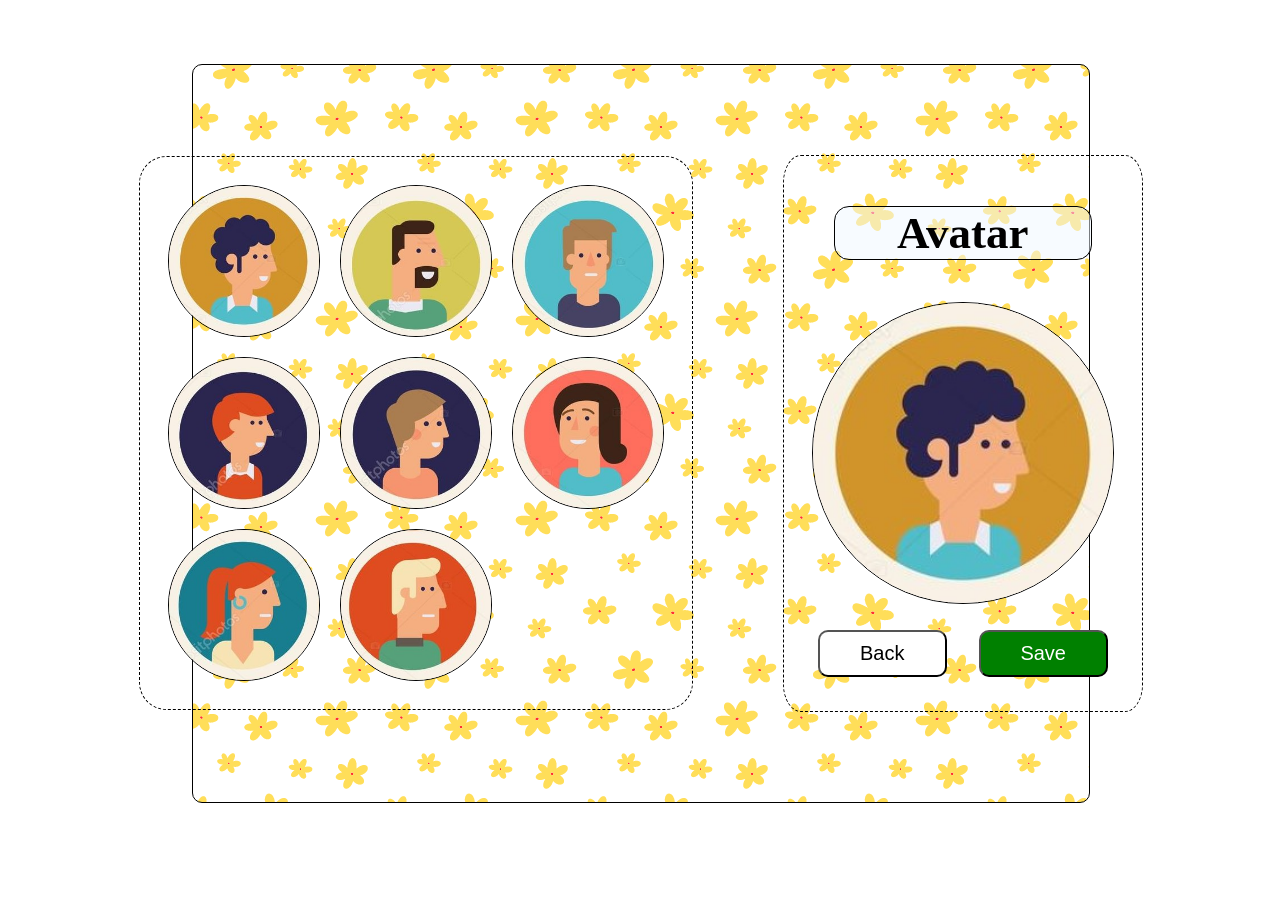
<file: study_quizz/ProjectWeb/html/character.html>
<!DOCTYPE html>
<html lang="en">

<head>
    <meta charset="UTF-8">
    <meta name="viewport" content="width=device-width, initial-scale=1.0">
    <title>Character</title>
    <link rel="stylesheet" href="../css/character.css">
    <link rel="stylesheet" href="https://cdnjs.cloudflare.com/ajax/libs/font-awesome/6.2.1/css/all.min.css">
</head>

<body>
    <section class="wrapper">
        
        <div class="image-selector-container">
            
            <div class="image-selector">
                <img src="../img/character1.jpg" alt="Character 1">
                <img src="../img/character2.jpg" alt="Character 2">
                <img src="../img/character3.jpg" alt="Character 3">
                <img src="../img/character4.jpg" alt="Character 4">
                <img src="../img/character5.jpg" alt="Character 5">
                <img src="../img/character6.jpg" alt="Character 6">
                <img src="../img/character7.jpg" alt="Character 7">
                <img src="../img/character9.jpg" alt="Character 8">
            </div>
            <div class="large-image-container">
                <h2>Avatar</h2>
                <img id="large-image" src="" alt="Avatar">
                <div class="btn">
                    <button class="back-button">Back</button>
                    <button class="save-button">Save</button>
                </div>
            </div>
        </div>
    </section>
    <script src="../JavaScript/character.js"></script>
</body>

</html>
</file>
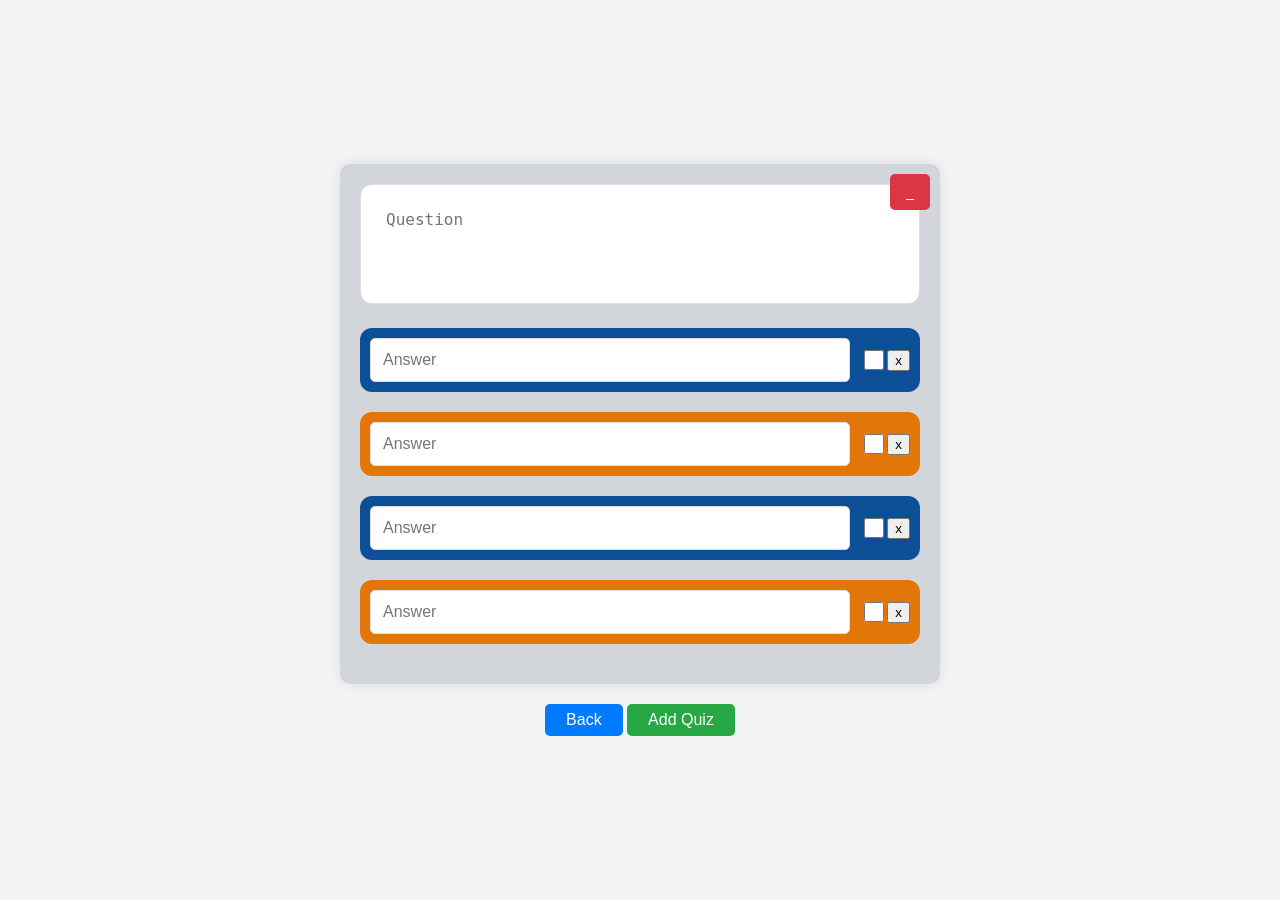
<file: study_quizz/ProjectWeb/html/creat.html>
<!DOCTYPE html>
<html lang="en">
<head>
    <meta charset="UTF-8">
    <meta name="viewport" content="width=device-width, initial-scale=1.0">
    <title>Multiple Choice Question</title>
    <link rel="stylesheet" href="../css/creat.css">
</head>
<body>
    <div class="main-container">
        <div id="questionsContainer">
            <div class="container">
                <div class="question-box">
                    <textarea placeholder="Question"></textarea>
                </div>
                <div class="options">
                    <div class="option maubox blue">
                        <input type="text" placeholder="Answer">
                        <input type="checkbox">
                        <button class="deleteOptionBtn">x</button>
                    </div>
                    <div class="option maubox orange">
                        <input type="text" placeholder="Answer">
                        <input type="checkbox">
                        <button class="deleteOptionBtn">x</button>
                    </div>
                    <div class="option maubox blue">
                        <input type="text" placeholder="Answer">
                        <input type="checkbox">
                        <button class="deleteOptionBtn">x</button>
                    </div>
                    <div class="option maubox orange">
                        <input type="text" placeholder="Answer">
                        <input type="checkbox">
                        <button class="deleteOptionBtn">x</button>
                    </div>
                </div>
                <button class="deleteQuestionBtn">_</button>
            </div>
        </div>
        <div class="buttons">
            <button id="backBtn">Back</button>
            <button id="addQuestionBtn">Add Quiz</button>
        </div>
        
    </div>
    <script src="../JavaScript/creat.js"></script>
</body>
</html>
</file>
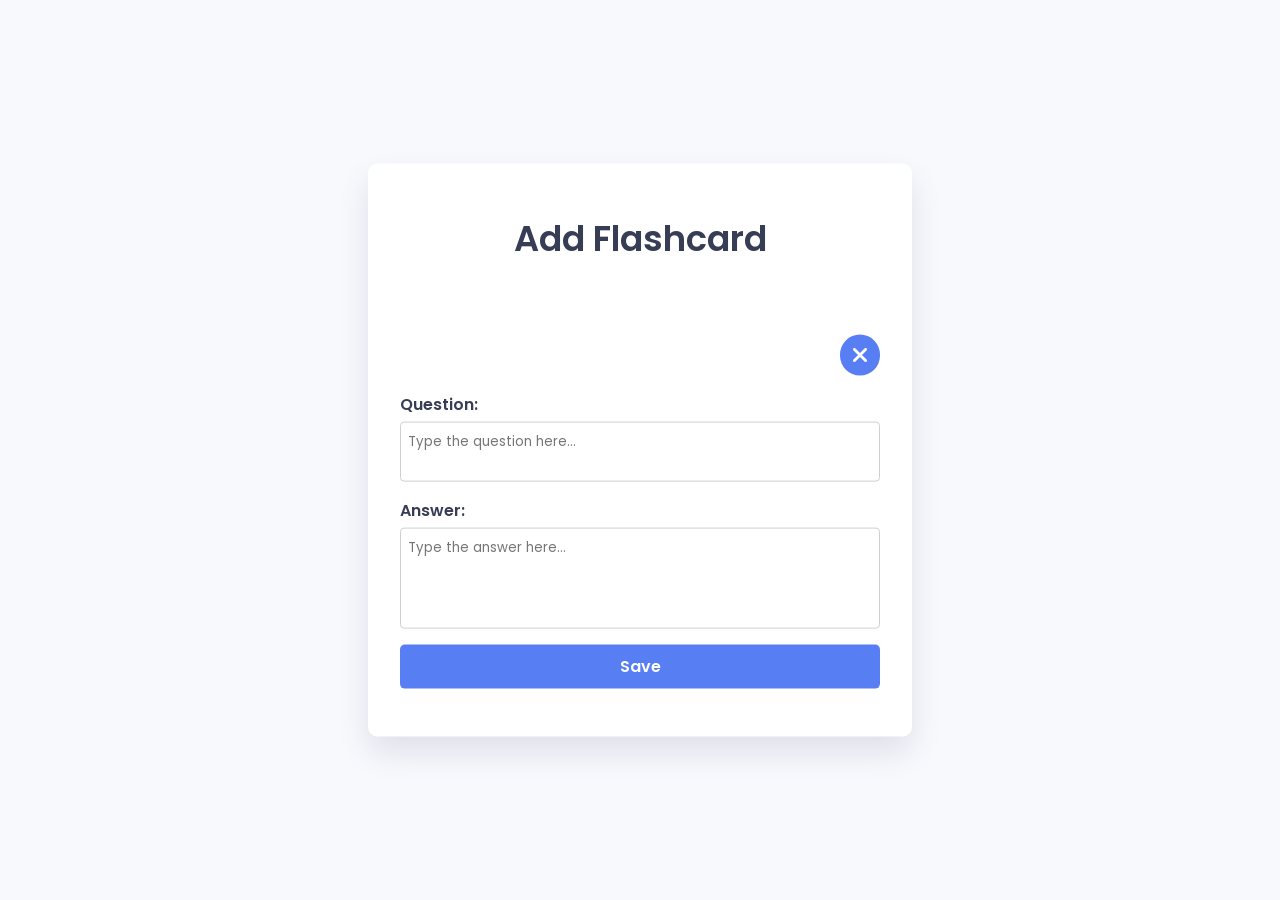
<file: study_quizz/ProjectWeb/html/flashcard.html>
<!DOCTYPE html>
<html lang="en">
  <head>
    <meta name="viewport" content="width=device-width, initial-scale=1.0" />
    <title>Flashcard App</title>
    <!-- Font Awesome Icons -->
    <link
      rel="stylesheet"
      href="https://cdnjs.cloudflare.com/ajax/libs/font-awesome/6.1.2/css/all.min.css"
    />
    <!-- Google Fonts -->
    <link
      href="https://fonts.googleapis.com/css2?family=Poppins:wght@400;500;600&display=swap"
      rel="stylesheet"
    />
    <!-- Stylesheet -->
    <link rel="stylesheet" href="../css/flashcard.css" />
  </head>
  <body>
    <div class="container">
      <div class="button-row">
        <button id="back-flashcard">Back</button>
        <button id="add-flashcard">Add Flashcard</button>
      </div>

      <!-- Display Card of Question And Answers Here -->
      <div id="card-con">
        <div class="card-list-container"></div>
      </div>
    </div>

    <!-- Input form for users to fill question and answer -->
    <div class="question-container hide" id="add-question-card">
      <h2>Add Flashcard</h2>
      <div class="wrapper">
        <!-- Error message -->
        <div class="error-con">
          <span class="hide" id="error">Input fields cannot be empty!</span>
        </div>
        <!-- Close Button -->
        <i class="fa-solid fa-xmark" id="close-btn"></i>
      </div>

      <label for="question">Question:</label>
      <textarea
        class="input"
        id="question"
        placeholder="Type the question here..."
        rows="2"
      ></textarea>
      <label for="answer">Answer:</label>
      <textarea
        class="input"
        id="answer"
        rows="4"
        placeholder="Type the answer here..."
      ></textarea>
      <button id="save-btn">Save</button>
    </div>

    <!-- Script -->
    <script src="../JavaScript/flashcard.js"></script>
  </body>
</html>
</file>
<file: study_quizz/ProjectWeb/css/character.css>
*{
  margin: 0;
  padding: 0;
  background-color: white;
}
.wrapper{
  width: 70%;
  height: 70%;
  margin-top: 5%;
  margin-left: 15%;
  padding: auto;
}
.image-selector-container{
  display: flex;
  width: 100%;
  height: 100%;
  margin: 0;
  padding: 0;
  justify-content: center;
  align-items: center;
  border: 1px solid black;
  border-radius: 10px;
  background-image: url("../img/backch.png");
}
.image-selector{
  display: grid;
  grid-template-columns: auto auto auto;
  margin: 10% 5% 10% 15%;
  padding: 2%;
  background-color:rgba(240, 248, 255, 0);
  border: 1px dashed black;
  border-radius: 5%;
}
.image-selector img{
  width: 150px;
  height: 150px;
  margin: 10px;
  padding: 0;
  border: 1px solid black;
  border-radius: 60%;
}
.image-selector img:hover{
  border: 2px solid red;
}
.large-image-container{
  display: grid;
  grid-template-columns: auto;
  margin: 10% 15% 10% 5%;
  padding: 2%;
  background-color:rgba(240, 248, 255, 0);
  border: 1px dashed black;
  border-radius: 5%;
}
.large-image-container img{
  width: 300px;
  height: 300px;
  margin: 10px;
  padding: 0;
  border: 1px solid black;
  border-radius: 60%;
  text-align: center;
  font-size: 35px;
}
.image-selector-container h2{
  text-align: center;
  margin: 10%;
  font-size: 45px;
  color: black;
  border: 1px solid black;
  border-radius: 15px;
  background-color: rgba(240, 248, 255, 0.5);
}
.btn{
  display: flex;
  justify-content: center;
  align-items: center;
  background-color: rgba(240, 248, 255, 0);
}
.btn button{
  width: 40%;
  margin: 5%;
  padding: 10px;
  font-size: 20px;
  border-radius: 10px;
}
.save-button{
  background-color: green;
  color: white;
}
</file>
<file: study_quizz/ProjectWeb/css/creat.css>
body {
    font-family: Arial, sans-serif;
    background-color: #f4f4f4;
    margin: 0;
    padding: 20px;
    display: flex;
    justify-content: center;
    align-items: center;
    flex-direction: column;
    min-height: 100vh;
    box-sizing: border-box;
}

.main-container {
    width: 100%;
    max-width: 600px;
    margin: 0 auto;
}

.container {
    background-color:rgb(210, 213, 217);
    box-shadow: 0 0 15px rgba(0, 0, 0, 0.1);
    border-radius: 10px;
    padding: 20px;
    width: 100%;
    margin-bottom: 15px;
    box-sizing: border-box;
    position: relative;
}

.question-box {
    margin-bottom: 20px;
}

.question-box textarea {
    width: 100%;
    height: 120px;
    padding: 25px;
    border: 1px solid #ddd;
    border-radius: 12px;
    font-size: 16px;
    resize: none;
    box-sizing: border-box;
}

.option {
    display: flex;
    align-items: center;
    margin-bottom: 20px;
}

.option input[type="text"] {
    flex: 1;
    padding: 12px;
    border: 1px solid #ddd;
    border-radius: 5px;
    margin-right: 10px;
    font-size: 16px;
    box-sizing: border-box;
}

.option input[type="checkbox"] {
    width: 20px;
    height: 20px;
    cursor: pointer;
}

.buttons {
    text-align: center;
    margin-top: 20px; /* Thêm margin-top */
}

.buttons button {
    background-color: #007BFF;
    color: #fff;
    padding: 7px 21px;
    border: none;
    border-radius: 5px;
    cursor: pointer;
    font-size: 16px;
    transition: background-color 0.3s ease;
}

.buttons button:hover {
    background-color: #0056b3;
}

.deleteQuestionBtn {
    background-color: #dc3545;
    color: #fff;
    padding: 10px 16px;
    border: none;
    border-radius: 5px;
    cursor: pointer;
    font-size: 14px;
    position: absolute;
    top: 10px;
    right: 10px;
    transition: background-color 0.3s ease;
}

#addQuestionBtn {
    background-color: #28a745; /* Thay đổi màu nút thêm */
    color: #fff;
    padding: 7px 21px;
    border: none;
    border-radius: 5px;
    cursor: pointer;
    font-size: 16px;
    transition: background-color 0.3s ease;
}

#addQuestionBtn:hover {
    background-color: #218838; /* Thay đổi màu hover của nút thêm */
}

.option.blue{
    background-color: #0c4f96;
    padding: 10px;
    border-radius: 12px;
}

.option.orange{
    background-color: rgb(227, 118, 9);
    padding:10px;
    border-radius: 12px;
}
</file>
<file: study_quizz/ProjectWeb/css/flashcard.css>
* {
  padding: 0;
  margin: 0;
  box-sizing: border-box;
  font-family: "Poppins", sans-serif;
}
body {
  background-color: #f7f9fd;
}
.container {
  width: 90vw;
  max-width: 62.5em;
  position: relative;
  margin: auto;
}
.button-row {
  display: flex;
  justify-content: space-between;
  padding: 1.2em 1em;
}
button {
  border: none;
  outline: none;
  cursor: pointer;
}
.button-row button {
  font-size: 1em;
  padding: 0.8em 1.2em;
  font-weight: 500;
  border-radius: 0.4em;
}
#back-flashcard {
  background-color: #ffffff;
  color: #587ef4;
  border: 1px solid #587ef4;
}
#add-flashcard {
  background-color: #587ef4;
  color: #ffffff;
}
#card-con {
  margin-top: 1em;
}
.question-container {
  width: 90vw;
  max-width: 34em;
  display: flex;
  flex-direction: column;
  justify-content: center;
  background-color: #ffffff;
  position: absolute;
  transform: translate(-50%, -50%);
  top: 50%;
  left: 50%;
  padding: 3em 2em;
  border-radius: 0.6em;
  box-shadow: 0 1em 2em rgba(28, 0, 80, 0.1);
}
.question-container h2 {
  font-size: 2.2em;
  color: #363d55;
  font-weight: 600;
  text-align: center;
  margin-bottom: 2em;
}
.wrapper {
  display: grid;
  grid-template-columns: 11fr 1fr;
  gap: 1em;
  margin-bottom: 1em;
}
.error-con {
  align-self: center;
}
#error {
  color: #ff5353;
  font-weight: 400;
}
.fa-xmark {
  font-size: 1.4em;
  background-color: #587ef4;
  height: 1.8em;
  width: 1.8em;
  display: grid;
  place-items: center;
  color: #ffffff;
  border-radius: 50%;
  cursor: pointer;
  justify-self: flex-end;
}
label {
  color: #363d55;
  font-weight: 600;
  margin-bottom: 0.3em;
}
textarea {
  width: 100%;
  padding: 0.7em 0.5em;
  border: 1px solid #d0d0d0;
  outline: none;
  color: #414a67;
  border-radius: 0.3em;
  resize: none;
}
textarea:not(:last-child) {
  margin-bottom: 1.2em;
}
textarea:focus {
  border-color: #363d55;
}
#save-btn {
  font-size: 1em;
  background-color: #587ef4;
  color: #ffffff;
  padding: 0.6em 0;
  border-radius: 0.3em;
  font-weight: 600;
}
.card-list-container {
  display: grid;
  padding: 0.2em;
  gap: 1.5em;
  grid-template-columns: 1fr 1fr 1fr;
}
.card {
  background-color: #ffffff;
  box-shadow: 0 0.4em 1.2em rgba(28, 0, 80, 0.08);
  padding: 1.2em;
  border-radius: 0.4em;
}
.question-div,
.answer-div {
  text-align: justify;
}
.question-div {
  margin-bottom: 0.5em;
  font-weight: 500;
  color: #363d55;
}
.answer-div {
  margin-top: 1em;
  font-weight: 400;
  color: #414a67;
}
.show-hide-btn {
  display: block;
  background-color: #587ef4;
  color: #ffffff;
  text-decoration: none;
  text-align: center;
  padding: 0.6em 0;
  border-radius: 0.3em;
}
.buttons-con {
  display: flex;
  justify-content: flex-end;
}
.edit,
.delete {
  background-color: transparent;
  padding: 0.5em;
  font-size: 1.2em;
}
.edit {
  color: #587ef4;
}
.delete {
  color: #ff5353;
}
.hide {
  display: none;
}
@media screen and (max-width: 800px) {
  .card-list-container {
    grid-template-columns: 1fr 1fr;
    gap: 0.8em;
  }
}
@media screen and (max-width: 450px) {
  body {
    font-size: 14px;
  }
  .card-list-container {
    grid-template-columns: 1fr;
    gap: 1.2em;
  }
}
</file>
